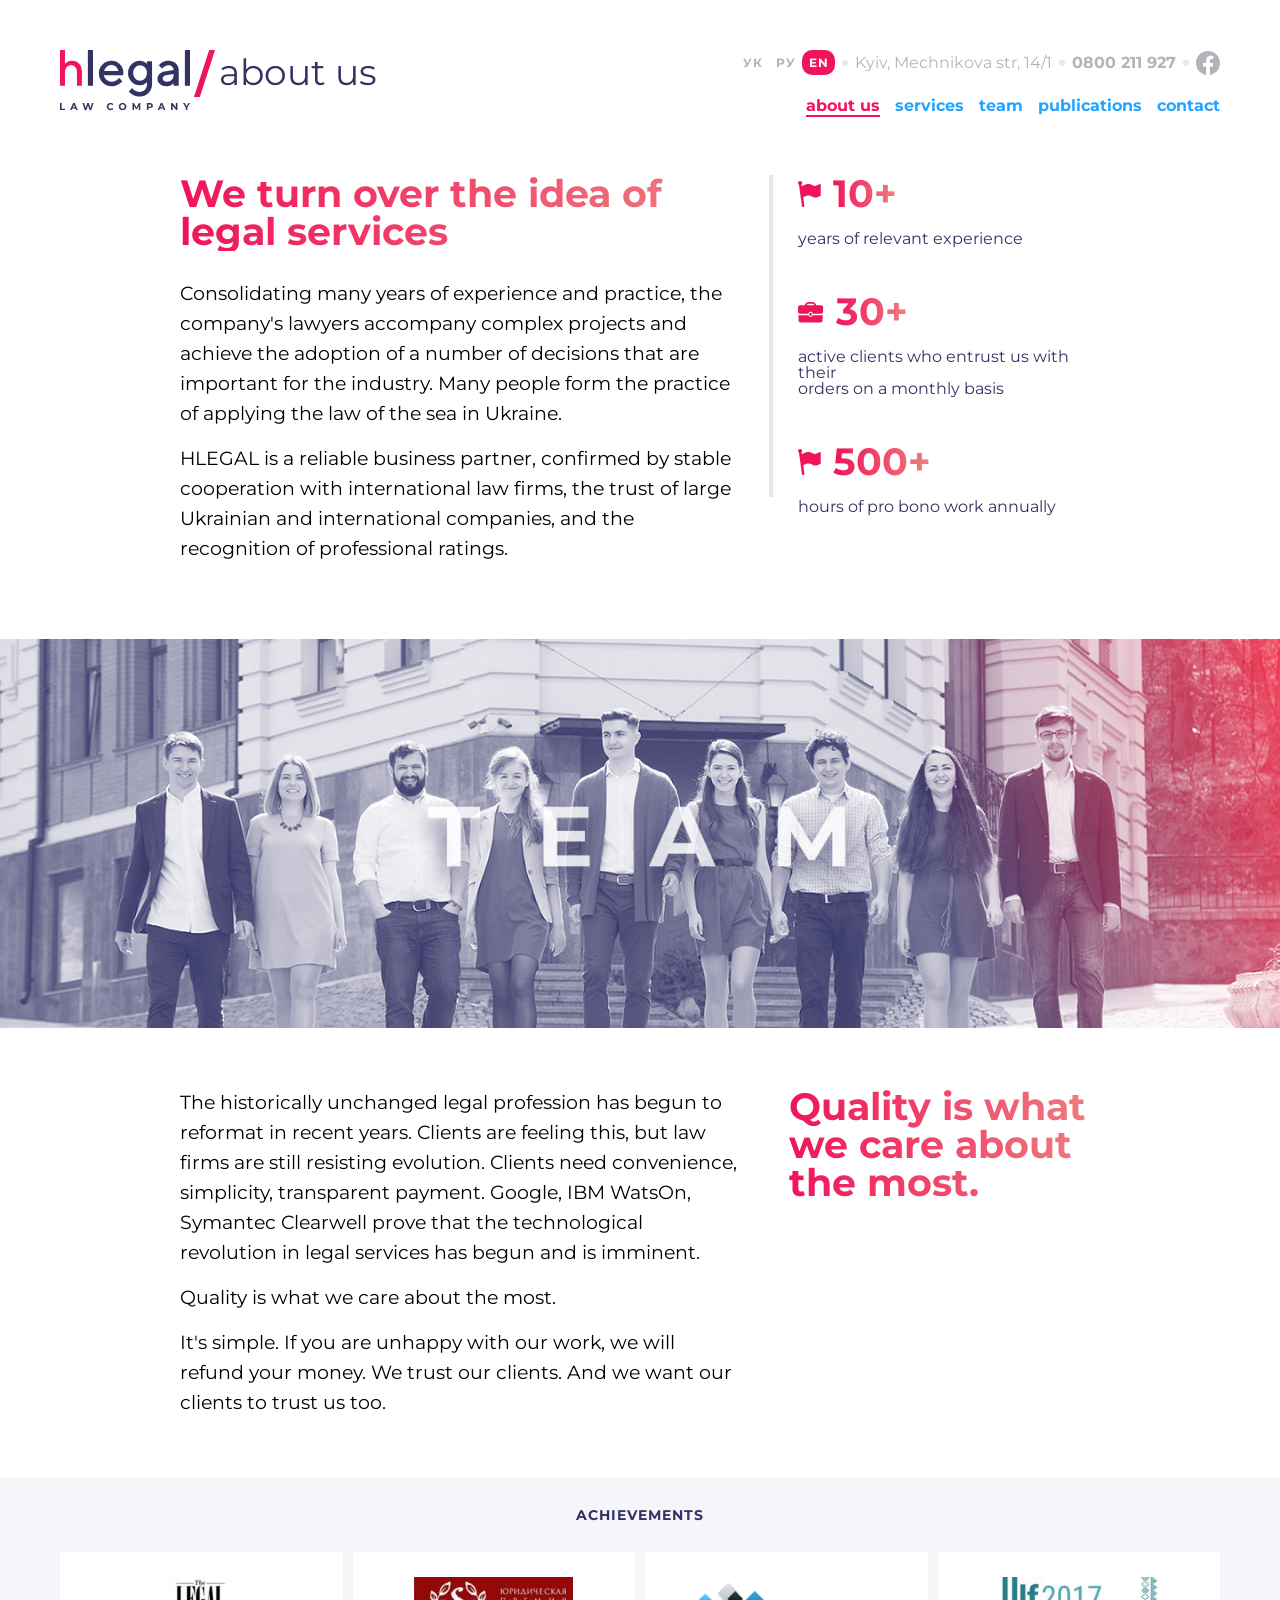
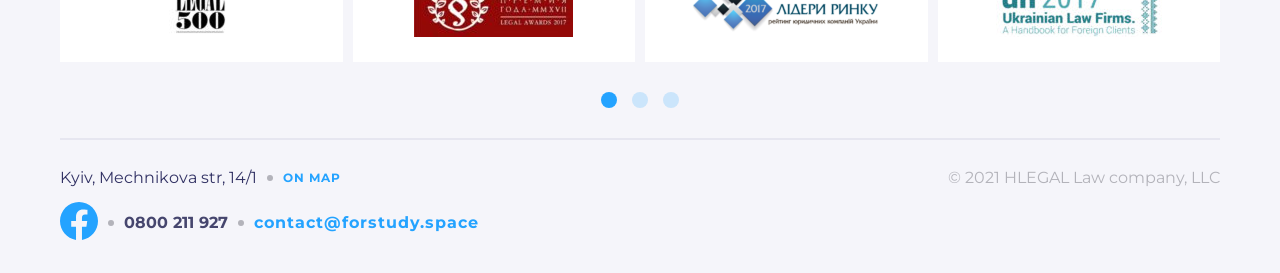
<file: index.html>
<!DOCTYPE html>
<html lang="en">
<head>
    <meta charset="UTF-8">
    <meta name="viewport" content="width=device-width, initial-scale=1.0">
    <link rel="stylesheet" href="./css/styles.css">
    <link rel="preconnect" href="https://fonts.googleapis.com">
    <link rel="preconnect" href="https://fonts.gstatic.com" crossorigin>
    <link href="https://fonts.googleapis.com/css2?family=Montserrat:ital,wght@0,100..900;1,100..900&display=swap" rel="stylesheet">

    <title>Final project</title>

</head>
<body>
    <header class="header">
        <div class="container">
            <div class="header_cover">
                <div class="logo_box">
                    <a href="./home_page.html"><img src="./img/Logo.svg" alt="logo image"></a>
                    <img class="slash" src="./img/Slash.svg" alt="devider image">
                    <div class="logo_text" data-i18n="header.pageTitle">
                        about us
                    </div>
                </div>
                <nav class="nav">
                    <div class="language_block">
                        <ul class="language_list">
                            <li><a class="language_btn" data-lang="uk" href="#">УК</a></li>
                            <li><a class="language_btn" data-lang="ru" href="#">РУ</a></li>
                            <li><a class="language_btn active" data-lang="en" href="#">EN</a></li>
                            <li><a data-i18n="header.address"
                                 href="https://www.google.com/maps?q=Kyiv,Mechnikova+14/1" target="_blank">Kyiv, Mechnikova str, 14/1</a></li>
                            <li><a style="font-weight: 700;" href="tel:0800211927" >0800 211 927</a></li>
                            <li><a href="#"><img src="./img/Facebook-Header.svg" alt="facebook button"></a></li>
                        </ul>
                    </div>
                    <div class="nav_block">
                        <ul class="nav_block_list">
                            <li class="nav_block_item">
                                <a href="#" class="nav_block_link nav_block_link_active" data-i18n="nav.about">about us
                                </a>
                            </li>
                            <li class="nav_block_item">
                                <a href="./pages/services.html" class="nav_block_link" data-i18n="nav.services">services
                                </a>
                            </li>
                            <li class="nav_block_item">
                                <a href="./pages/team.html" class="nav_block_link" data-i18n="nav.team">team
                                </a>
                            </li>
                            <li class="nav_block_item">
                                <a href="./pages/publications.html" class="nav_block_link" data-i18n="nav.publications">publications
                                </a>
                            </li>
                            <li class="nav_block_item">
                                <a href="./pages/contacts.html" class="nav_block_link" data-i18n="nav.contact">contact
                                </a>
                            </li>
                        </ul>
                    </div>
                </nav>
            </div>
            
        </div>


    </header>
    <main class="main">
        <div class="container">
            <div class="main_container">
                <div class="main_cover">
                    <h1 class="main_title" data-i18n="hero.title">
                        We turn over the idea of legal services
                    </h1>
                    <p class="main_descr" data-i18n="hero.text1">
                        Consolidating many years of experience and practice, the company's lawyers accompany complex projects and achieve the adoption of a number of decisions that are important for the industry. Many people form the practice of applying the law of the sea in Ukraine. 
                    </p>
                    <p class="main_descr" data-i18n="hero.text2">
                        HLEGAL is a reliable business partner, confirmed by stable <br> cooperation with international law firms, the trust of large Ukrainian and international companies, and the recognition of professional ratings.
                    </p>
                </div>
                <div class="main_devider"></div>
                <div class="inform_block">
                    <div class="inform_item">
                        <div class="inform_item_cover">
                            <img src="./img/flag_icon.svg" alt="flag icon">
                            <p class="item_counter">10+</p>
                        </div>
                        <p class="inform_item_desr" data-i18n="stats.exp">years of relevant experience</p>
                    </div>
                    <div class="inform_item">
                        <div class="inform_item_cover">
                            <img src="./img/portfolio_icon.svg" alt="portfolio icon">
                            <p class="item_counter">30+</p>
                        </div>
                        <p class="inform_item_desr" data-i18n="stats.clients">active clients who entrust us with their <br> orders on a monthly basis</p>
                    </div>
                    <div class="inform_item">
                        <div class="inform_item_cover">
                            <img src="./img/flag_icon.svg" alt="flag icon">
                            <p class="item_counter">500+</p>
                        </div>
                        <p class="inform_item_desr" data-i18n="stats.probono">hours of pro bono work annually</p>
                    </div>
                </div>
            </div>
                
            </div>
            <div class="team_foto">
                <img src="./img/team_foto.jpg" alt="team foto" class="team_img">
            </div>
            <div class="container">
                <div class="main_container">
                    <div class="main_cover">
                    <p class="main_descr" data-i18n="bottom.text1">
                        The historically unchanged legal profession has begun to reformat in recent years. Clients are feeling this, but law firms are still resisting evolution. Clients need convenience, simplicity, transparent payment. Google, IBM WatsOn, Symantec Clearwell prove that the technological revolution in legal services has begun and is imminent.
                    </p>
                    <p class="main_descr" data-i18n="bottom.text2">
                        Quality is what we care about the most.
                    </p>
                    <p class="main_descr" data-i18n="bottom.text3">
                        It's simple. If you are unhappy with our work, we will refund your money. We trust our clients. And we want our clients to trust us too.
                    </p>
                </div>
                <div class="main_cover main_cover2">
                    <h2 class="main_title" data-i18n="bottom.title">
                        Quality is what we care about the most.
                    </h2>
                </div>
                </div>
                
            </div>
            <div class="achievements_block">
                <div class="container">
                    <div class="achievements_container">
                        <h3 class="achievements_title" data-i18n="achievements.title">
                            achievements
                            </h3>
                        <div class="achievements_cover">
                            <div class="achievements_item">
                                <img src="./img/achievements_img/legal.png" alt="legal image">
                            </div>
                            <div class="achievements_item">
                                <img src="./img/achievements_img/award2017.png" alt="award image">
                            </div>
                            <div class="achievements_item">
                                <img src="./img/achievements_img/lider.png" alt="lider image">
                            </div>
                            <div class="achievements_item">
                                <img src="./img/achievements_img/Ulf2017.png" alt="ukrainian law firm image">
                            </div>
                        </div>
                    </div>

            </div>
            <div class="circles">
                <button class="circle active" type="button"></button>
                <button class="circle" type="button"></button>
                <button class="circle" type="button"></button>
            </div>
            <div class="container">
                <div class="footer_devider">
            </div>
            </div>
            
        </div>   
    </main>
    <footer class="footer">
        <div class="container">
            <div class="footer_cover">
                <div class="footer_contacts_block">
                    <ul class="footer_contacts">
                        <li> 
                            <a data-i18n="footer.address" href="№">Kyiv, Mechnikova str, 14/1</a>
                        </li>
                        <li> 
                            <a data-i18n="footer.map" href="https://www.google.com/maps?q=Kyiv,Mechnikova+14/1" target="_blank">On map</a>
                        </li>
                    </ul>
                    <ul class="footer_contacts footer_contacts_bottom">    
                        <li> 
                            <a href="#"><img src="./img/Facebook-Footer.svg" alt="facebook icon"></a>
                        </li>
                        <li> 
                            <a href="tel:0800211927">0800 211 927</a>
                        </li>
                        <li> 
                            <a href="mailto:contact@forstudy.space">contact@forstudy.space</a>
                        </li>
                    </ul>
                </div>
                <p class="copyright">© 2021 HLEGAL Law company, LLC</p>
            </div>
        </div>
    </footer>

    <script src="./script.js"></script>
</body>
</html>
</file>
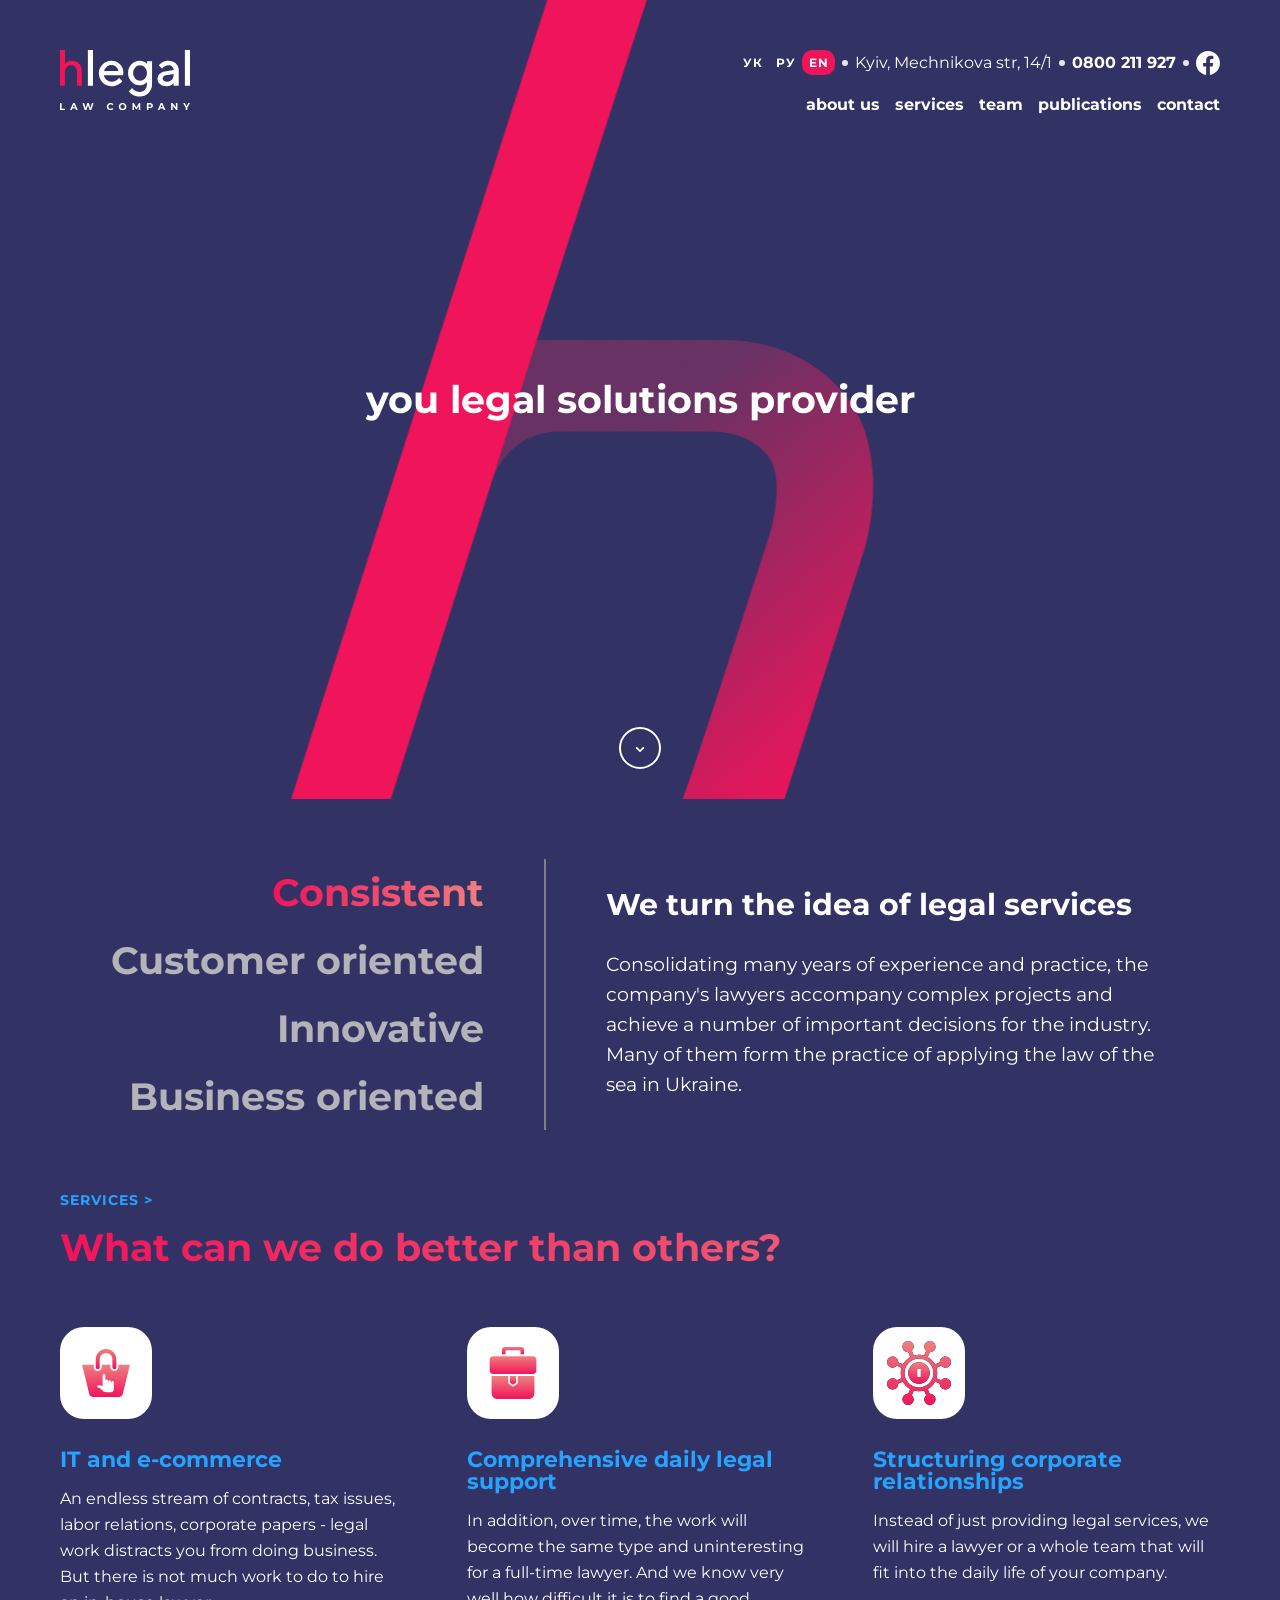
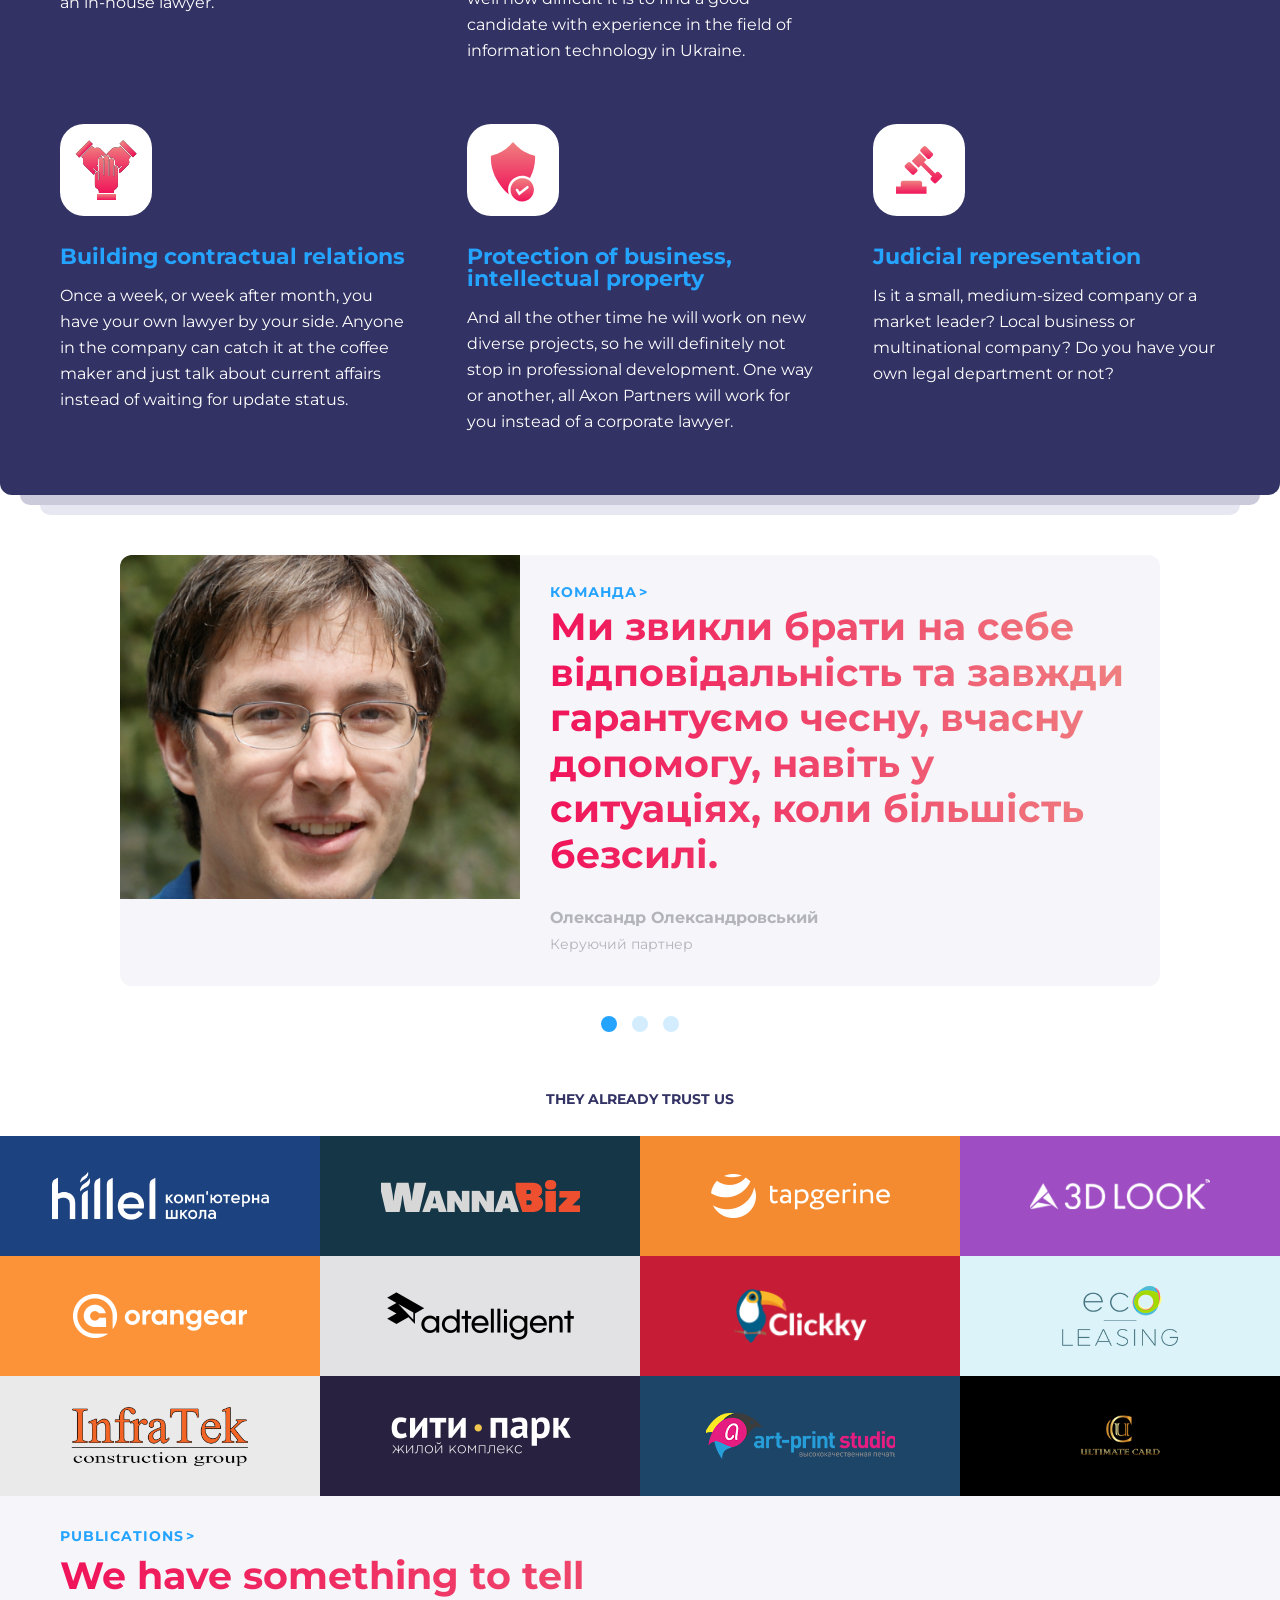
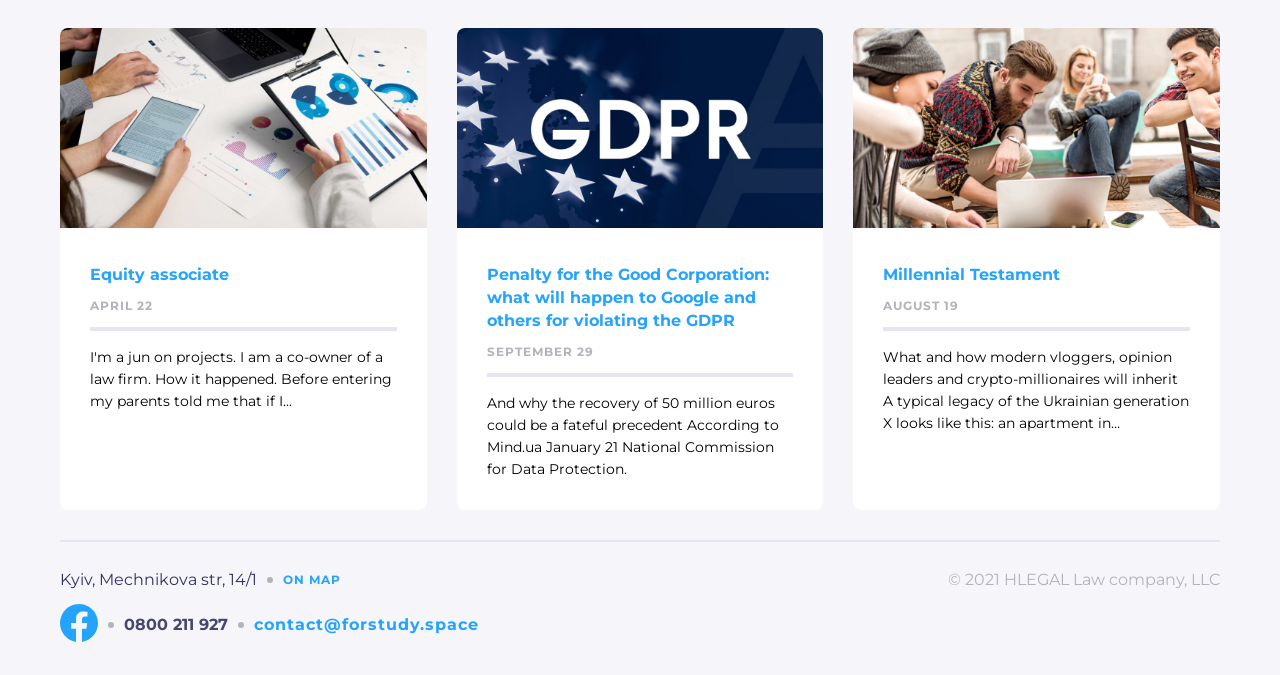
<file: home_page.html>
<!DOCTYPE html>
<html lang="en">
<head>
    <meta charset="UTF-8">
    <meta name="viewport" content="width=device-width, initial-scale=1.0">
    <link rel="stylesheet" href="./css/styles.css">
    <link rel="preconnect" href="https://fonts.googleapis.com">
    <link rel="preconnect" href="https://fonts.gstatic.com" crossorigin>
    <link href="https://fonts.googleapis.com/css2?family=Montserrat:ital,wght@0,100..900;1,100..900&display=swap" rel="stylesheet">

    <title>Final project</title>

</head>
<body>
    <header class="header header_home">
        <div class="container">
            <div class="header_cover">
                <div class="logo_box">
                    <a href="./home_page.html"><img src="./img/Logo_white.svg" alt="logo image"></a>
                </div>
                <nav class="nav">
                    <div class="language_block">
                        <ul class="language_list language_list_home">
                            <li><a class="language_btn" data-lang="uk" href="#">УК</a></li>
                            <li><a class="language_btn" data-lang="ru" href="#">РУ</a></li>
                            <li><a class="language_btn active" data-lang="en" href="#">EN</a></li>
                            <li><a data-i18n="header.address"
                                 href="https://www.google.com/maps?q=Kyiv,Mechnikova+14/1" target="_blank">Kyiv, Mechnikova str, 14/1</a></li>
                            <li><a style="font-weight: 700;" href="tel:0800211927" >0800 211 927</a></li>
                            <li><a href="#"><img src="./img/Facebook-Header-white.svg" alt="facebook button"></a></li>
                        </ul>
                    </div>
                    <div class="nav_block">
                        <ul class="nav_block_list nav_block_list_home">
                            <li class="nav_block_item">
                                <a href="./index.html" class="nav_block_link" data-i18n="nav.about">about us
                                </a>
                            </li>
                            <li class="nav_block_item">
                                <a href="./pages/services.html" class="nav_block_link" data-i18n="nav.services">services
                                </a>
                            </li>
                            <li class="nav_block_item">
                                <a href="./pages/team.html" class="nav_block_link" data-i18n="nav.team">team
                                </a>
                            </li>
                            <li class="nav_block_item">
                                <a href="./pages/publications.html" class="nav_block_link" data-i18n="nav.publications">publications
                                </a>
                            </li>
                            <li class="nav_block_item">
                                <a href="./pages/contacts.html" class="nav_block_link" data-i18n="nav.contact">contact
                                </a>
                            </li>
                        </ul>
                    </div>
                </nav>
            </div>
            
        </div>


    </header>

    <main class="main main_home">

        <div class="container container_home">

            <div class="main_container_home">

                <img class="main_h-symbol" src="./img/icons/h-Symbol.png" alt="">

                <h1 class="main_title_home">
                    you legal solutions provider
                </h1>

                <a href="#" class="main_scroll" aria-label="Scroll down">
                    <svg 
                        width="18" 
                        height="18" 
                        viewBox="0 0 18 18" 
                        fill="none" 
                        xmlns="http://www.w3.org/2000/svg"
                    >
                        <path 
                            d="M5 7L9 11L13 7" 
                            stroke="currentColor" 
                            stroke-width="2" 
                            stroke-linecap="round" 
                            stroke-linejoin="round"
                        />
                    </svg>
                </a>
                
            </div>  
            
               
        </div>   

        <div class="container">
            <div class="features">
                <ul class="features_list">
                    <li><a href="#" class="active"><h2>Consistent</h2></a></li>
                    <li><a href="#"><h2>Customer oriented</h2></a></li>
                    <li><a href="#"><h2>Innovative</h2></a></li>
                    <li><a href="#"><h2>Business oriented</h2></a></li>
                </ul>

                <div class="features_inf">

                     <h2 class="features_inf_title">
                    We turn the idea of legal services
                    </h2>

                    <p class="features_inf_descr";">Consolidating many years of experience and practice, the company's lawyers accompany complex projects and achieve a number of important decisions for the industry. Many of them form the practice of applying the law of the sea in Ukraine.</p>
                </div>
            </div>

            <div class="services">
                <a href="#" class="services_link">Services ></a>
                <h2 class="services_title">
                    What can we do better than others?
                </h2>
                <div class="services_list">
                     <div class="service-card">
                        <div class="service-card_icon">
                            <img src="./img/icons/services_icons/Ecommerce_icon.svg" alt="ecommerce">
                        </div>

                        <h3 class="service-card_title">IT and e-commerce</h3>

                        <p class="service-card_descr">
                         An endless stream of contracts, tax issues, labor relations, corporate papers - legal work distracts you from doing business. But there is not much work to do to hire an in-house lawyer.
                        </p>
                    </div>

                     <div class="service-card">
                        <div class="service-card_icon">
                            <img src="./img/icons/services_icons/Support_icon.svg" alt="support">
                        </div>

                        <h3 class="service-card_title">Comprehensive daily legal support</h3>

                        <p class="service-card_descr">
                            In addition, over time, the work will become the same type and uninteresting for a full-time lawyer. And we know very well how difficult it is to find a good candidate with experience in the field of information technology in Ukraine.
                        </p>
                    </div>

                    <div class="service-card">
                        <div class="service-card_icon">
                            <img src="./img/icons/services_icons/Coprorate_icon.svg" alt="corporate">
                        </div>

                        <h3 class="service-card_title">Structuring corporate relationships</h3>

                        <p class="service-card_descr">
                            Instead of just providing legal services, we will hire a lawyer or a whole team that will fit into the daily life of your company.
                        </p>
                    </div>

                    <div class="service-card">
                        <div class="service-card_icon">
                            <img src="./img/icons/services_icons/Trust_icon.svg" alt="trust">
                        </div>

                        <h3 class="service-card_title">Building contractual relations</h3>

                        <p class="service-card_descr">
                            Once a week, or week after month, you have your own lawyer by your side. Anyone in the company can catch it at the coffee maker and just talk about current affairs instead of waiting for update status.
                        </p>
                    </div>

                    <div class="service-card">
                        <div class="service-card_icon">
                            <img src="./img/icons/services_icons/Protection_icon.svg" alt="protection">
                        </div>

                        <h3 class="service-card_title">Protection of business, intellectual property</h3>

                        <p class="service-card_descr">
                            And all the other time he will work on new diverse projects, so he will definitely not stop in professional development. One way or another, all Axon Partners will work for you instead of a corporate lawyer.
                        </p>
                    </div>

                    <div class="service-card">
                        <div class="service-card_icon">
                            <img src="./img/icons/services_icons/Court_icon.svg" alt="court">
                        </div>

                        <h3 class="service-card_title">Judicial representation</h3>

                        <p class="service-card_descr">
                            Is it a small, medium-sized company or a market leader? Local business or multinational company? Do you have your own legal department or not?
                        </p>
                    </div>

                </div>
            </div>
        </div>
        
    </main>

    <section class="team-slider">
        <div class="container">
            <div class="team-slider_card">
                <div class="team-slider_image">
                    <img src="./img/team_photos/Alexander_Alexandrovsky.jpg" alt="Alexander Alexandrovsky" >
                </div>

                <div class="team-slider_content">
                    <a class="team-slider_link" href="./pages/team.html">Команда</a>

                    <h2 class="team-slider_title">
                        Ми звикли брати на себе відповідальність та завжди      гарантуємо чесну, вчасну допомогу, навіть у ситуаціях, коли більшість безсилі.
                    </h2>

                    <p class="team-slider_name">
                        Олександр Олександровський
                    </p>

                    <p class="team-slider_position">
                        Керуючий партнер
                    </p>
                </div>

            </div>
        </div>
    </section>

    <div class="circles">
        <button class="circle active" type="button"></button>
        <button class="circle" type="button"></button>
        <button class="circle" type="button"></button>
    </div>

    <section class="clients">
        <div class="container clients_container">
            <h3 class="clients_title">
                They already trust us
            </h3>
            <ul class="clients_list">
                <li class="clients_item clients_item_hillel">
                    <img src="./img/clients_logo/Hillel-Logo-OneLine-White-Uk.svg" alt="Hillel">
                </li>
                <li class="clients_item clients_item_wannabiz">
                    <img src="./img/clients_logo/WannaBiz_logo.svg" alt="WannaBiz">
                </li>
                <li class="clients_item clients_item_tapgerine">
                    <img src="./img/clients_logo/Tapgerine_logo.svg" alt="Tapgerine">
                </li>
                <li class="clients_item clients_item_look">
                    <img src="./img/clients_logo/3dlook_logo.svg" alt="3dlook">
                </li>
                <li class="clients_item clients_item_orangear">
                    <img src="./img/clients_logo/Orangear_logo.svg" alt="Orangear">
                </li>
                <li class="clients_item clients_item_adtal">
                    <img src="./img/clients_logo/Adtal_logo.svg" alt="Adtal">
                </li>
                <li class="clients_item clients_item_clickky">
                    <img src="./img/clients_logo/Clickky_logo.svg" alt="Clickky">
                </li>
                <li class="clients_item clients_item_eco">
                    <img src="./img/clients_logo/Eco_logo.svg" alt="Eco">
                </li>
                <li class="clients_item clients_item_infatek">
                    <img src="./img/clients_logo/Infatek_logo.svg" alt="Infatek">
                </li>
                <li class="clients_item clients_item_city">
                    <img src="./img/clients_logo/City_logo.svg" alt="City">
                </li>
                <li class="clients_item clients_item_artprint">
                    <img src="./img/clients_logo/Art-print_logo.svg" alt="Art-print">
                </li>
                <li class="clients_item clients_item_ultimate">
                    <img src="./img/clients_logo/Ultimate_logo.svg" alt="Ultimate">
                </li>
            </ul>
        </div>
    </section>

    <section class="more_publications">
        <div class="container more_publications_container">
            <a href="./pages/publications.html" class="more_publications_link">Publications</a>

            <h2 class="more_publications_title">
                We have something to tell
            </h2>

            <div class="more_publications_list">

                <article class="more_publication-card">
                    <img 
                        class="more_publication-card_image" 
                        src="./img/publications_img/Publication-1.jpg" 
                        alt="Equity associate"
                    >

                    <div class="more_publication-card_content">
                        <h3 class="more_publication-card_title">
                            <a href="#">Equity associate</a>
                        </h3>

                        <p class="more_publication-card_date">April 22</p>

                        <p class="more_publication-card_text">
                            I'm a jun on projects. I am a co-owner of a law firm. 
                            How it happened. Before entering my parents told me that if I...
                        </p>
                    </div>
                </article>

                <article class="more_publication-card">
                    <img 
                        class="more_publication-card_image" 
                        src="./img/publications_img/Publication-2.jpg" 
                        alt="Equity associate"
                    >

                    <div class="more_publication-card_content">
                        <h3 class="more_publication-card_title">
                            <a href="#">Penalty for the Good Corporation: what will happen to Google and others for violating the GDPR</a>
                        </h3>

                        <p class="more_publication-card_date">September 29</p>

                        <p class="more_publication-card_text">And why the recovery of 50 million euros could be a fateful precedent According to Mind.ua January 21 National Commission for Data Protection.

                        </p>
                    </div>
                </article>

                <article class="more_publication-card">
                    <img 
                        class="more_publication-card_image" 
                        src="./img/publications_img/Publication-3.jpg" 
                        alt="Equity associate"
                    >

                    <div class="more_publication-card_content">
                        <h3 class="more_publication-card_title">
                            <a href="#">Millennial Testament</a>
                        </h3>

                        <p class="more_publication-card_date">August 19</p>

                        <p class="more_publication-card_text">
                            What and how modern vloggers, opinion leaders and crypto-millionaires will inherit A typical legacy of the Ukrainian generation X looks like this: an apartment in…
                        </p>
                    </div>
                </article>

            </div>
        </div>
    </section>


    <footer class="footer footer_home">
        <div class="container">
            <div class="footer_cover footer_home_cover">
                <div class="footer_contacts_block">
                    <ul class="footer_contacts">
                        <li> 
                            <a data-i18n="footer.address" href="№">Kyiv, Mechnikova str, 14/1</a>
                        </li>
                        <li> 
                            <a data-i18n="footer.map" href="https://www.google.com/maps?q=Kyiv,Mechnikova+14/1" target="_blank">On map</a>
                        </li>
                    </ul>
                    <ul class="footer_contacts footer_contacts_bottom footer_contacts_bottom_home">    
                        <li> 
                            <a href="#"><img src="./img/Facebook-Footer.svg" alt="facebook icon"></a>
                        </li>
                        <li> 
                            <a href="tel:0800211927">0800 211 927</a>
                        </li>
                        <li> 
                            <a href="mailto:contact@forstudy.space">contact@forstudy.space</a>
                        </li>
                    </ul>
                </div>
                <p class="copyright copyright_home">© 2021 HLEGAL Law company, LLC</p>
            </div>
        </div>
    </footer>

    <script src="./script.js"></script>
</body>
</html>
</file>
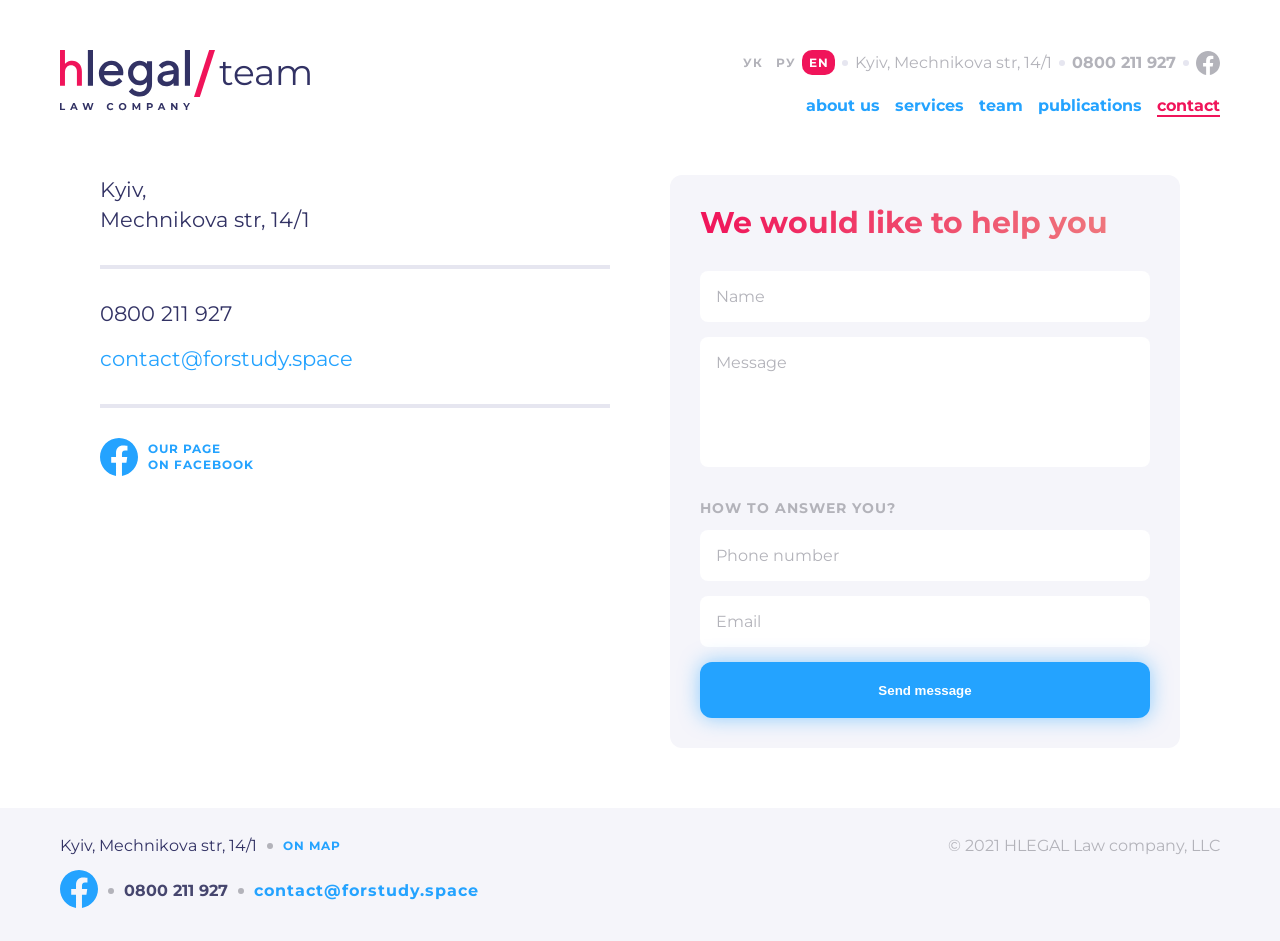
<file: pages/contacts.html>
<!DOCTYPE html>
<html lang="en">
<head>
    <meta charset="UTF-8">
    <meta name="viewport" content="width=device-width, initial-scale=1.0">
    <link rel="stylesheet" href="../css/styles.css">
    <link rel="preconnect" href="https://fonts.googleapis.com">
    <link rel="preconnect" href="https://fonts.gstatic.com" crossorigin>
    <link href="https://fonts.googleapis.com/css2?family=Montserrat:ital,wght@0,100..900;1,100..900&display=swap" rel="stylesheet">

    <title>Team page</title>

</head>
<body>
    <header class="header">
        <div class="container">
            <div class="header_cover">
                <div class="logo_box">
                    <a href="../home_page.html"><img src="../img/Logo.svg" alt="logo image"></a>
                    <img class="slash" src="../img/Slash.svg" alt="devider image">
                    <div class="logo_text">
                        team
                    </div>
                </div>
                <nav class="nav">
                    <div class="language_block">
                        <ul class="language_list">
                            <li><a class="language_btn" data-lang="uk" href="#">УК</a></li>
                            <li><a class="language_btn" data-lang="ru" href="#">РУ</a></li>
                            <li><a class="language_btn active" data-lang="en" href="#">EN</a></li>
                            <li><a data-i18n="header.address"
                                 href="https://www.google.com/maps?q=Kyiv,Mechnikova+14/1" target="_blank">Kyiv, Mechnikova str, 14/1</a></li>
                            <li><a style="font-weight: 700;" href="tel:0800211927" >0800 211 927</a></li>
                            <li><a href="#"><img src="../img/Facebook-Header.svg" alt="facebook button"></a></li>
                        </ul>
                    </div>
                    <div class="nav_block">
                        <ul class="nav_block_list">
                            <li class="nav_block_item">
                                <a href="../index.html" class="nav_block_link" data-i18n="nav.about">about us
                                </a>
                            </li>
                            <li class="nav_block_item">
                                <a href="../pages/services.html" class="nav_block_link" data-i18n="nav.services">services
                                </a>
                            </li>
                            <li class="nav_block_item">
                                <a href="../pages/team.html" class="nav_block_link" data-i18n="nav.team">team
                                </a>
                            </li>
                            <li class="nav_block_item">
                                <a href="../pages/publications.html" class="nav_block_link" data-i18n="nav.publications">publications
                                </a>
                            </li>
                            <li class="nav_block_item">
                                <a href="#" class="nav_block_link nav_block_link_active" data-i18n="nav.contact">contact
                                </a>
                            </li>
                        </ul>
                    </div>
                </nav>
            </div>    
        </div>
    </header>
    
    <section class="contacts">
        <div class="container">
            <div class="contacts_block">

                <div class="contacts_info">
                    <a class="contacts_adress"
                        href="https://www.google.com/maps?q=Kyiv,Mechnikova+14/1" target="_blank">Kyiv, <br> Mechnikova str, 14/1
                    </a>

                    <div class="contacts_divider"></div>

                    <a href="tel:0800211927" class="contacts_phone">
                        0800 211 927
                    </a>

                    <a href="mailto:contact@forstudy.space" class="contacts_email">
                        contact@forstudy.space
                    </a>

                    <div class="contacts_divider"></div>

                    <a href="#" class="contacts_facebook">
                        <img src="../img/Facebook-Footer.svg" alt="facebook">
                        <span>Our page<br>on Facebook</span>
                    </a>
                </div>

                <form class="contact-form">
                    <h2 class="contact-form_title">
                        We would like to help you
                    </h2>

                    <input class="contact-form_input" type="text" placeholder="Name">

                    <textarea class="contact-form_textarea" placeholder="Message"></textarea>

                    <p class="contact-form_subtitle">How to answer you?</p>

                    <input
                        class="contact-form_input"
                        type="tel"
                        placeholder="Phone number"
                        required
                        pattern="^[0-9+\s()-]{7,}$"
                    >

                    <input class="contact-form_input" type="email" placeholder="Email">

                    <button class="contact-form_button" type="submit">
                        Send message
                    </button>
                </form>

            </div>
        </div>
    </section>

    <footer class="footer">
        <div class="container">
            <div class="footer_cover">
                <div class="footer_contacts_block">
                    <ul class="footer_contacts">
                        <li> 
                            <a data-i18n="footer.address" href="№">Kyiv, Mechnikova str, 14/1</a>
                        </li>
                        <li> 
                            <a data-i18n="footer.map" href="https://www.google.com/maps?q=Kyiv,Mechnikova+14/1" target="_blank">On map</a>
                        </li>
                    </ul>
                    <ul class="footer_contacts footer_contacts_bottom">    
                        <li> 
                            <a href="#"><img src="../img/Facebook-Footer.svg" alt="facebook icon"></a>
                        </li>
                        <li> 
                            <a href="tel:0800211927">0800 211 927</a>
                        </li>
                        <li> 
                            <a href="mailto:contact@forstudy.space">contact@forstudy.space</a>
                        </li>
                    </ul>
                </div>
                <p class="copyright">© 2021 HLEGAL Law company, LLC</p>
            </div>
        </div>
    </footer>

    <script src="../script.js"></script>
</body>
</html>
</file>
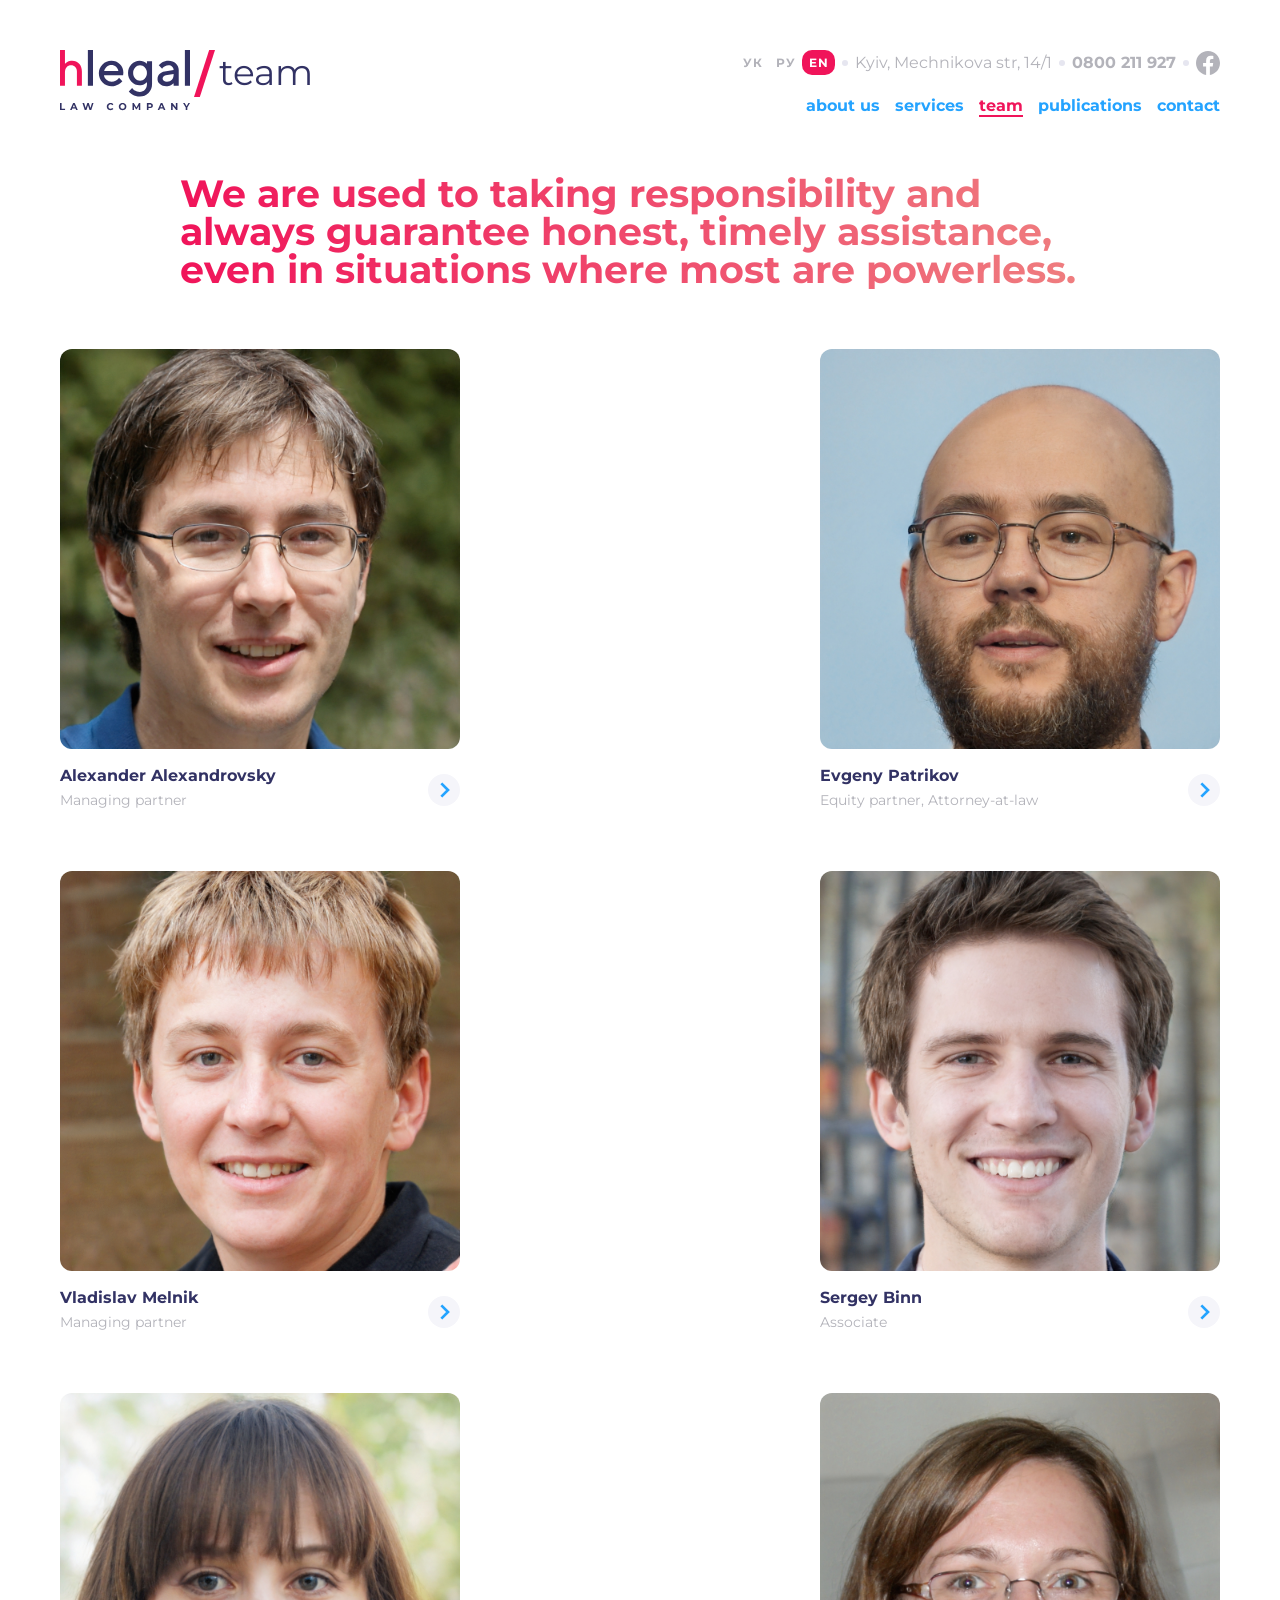
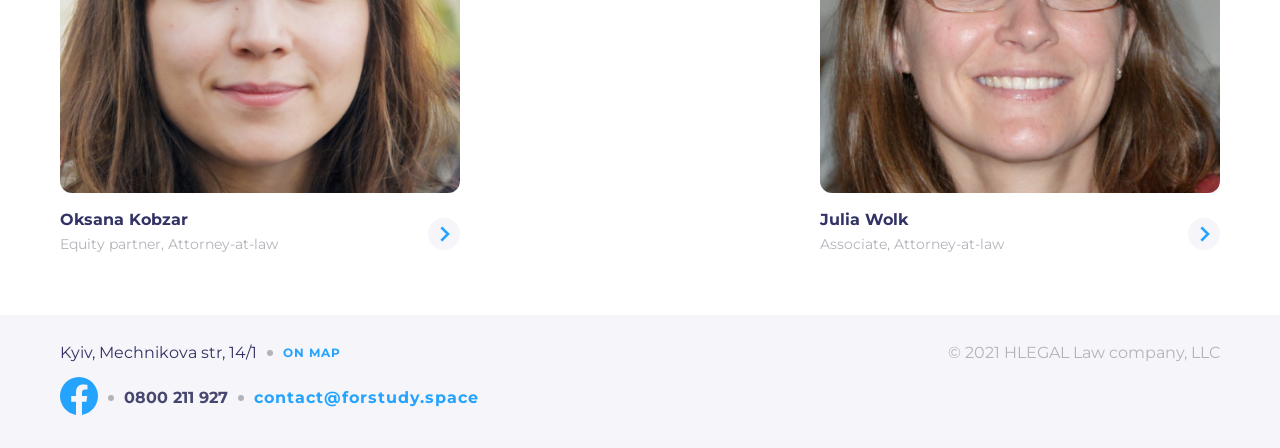
<file: pages/team.html>
<!DOCTYPE html>
<html lang="en">
<head>
    <meta charset="UTF-8">
    <meta name="viewport" content="width=device-width, initial-scale=1.0">
    <link rel="stylesheet" href="../css/styles.css">
    <link rel="preconnect" href="https://fonts.googleapis.com">
    <link rel="preconnect" href="https://fonts.gstatic.com" crossorigin>
    <link href="https://fonts.googleapis.com/css2?family=Montserrat:ital,wght@0,100..900;1,100..900&display=swap" rel="stylesheet">

    <title>Team page</title>

</head>
<body>
    <header class="header">
        <div class="container">
            <div class="header_cover">
                <div class="logo_box">
                    <a href="../home_page.html"><img src="../img/Logo.svg" alt="logo image"></a>
                    <img class="slash" src="../img/Slash.svg" alt="devider image">
                    <div class="logo_text">
                        team
                    </div>
                </div>
                <nav class="nav">
                    <div class="language_block">
                        <ul class="language_list">
                            <li><a class="language_btn" data-lang="uk" href="#">УК</a></li>
                            <li><a class="language_btn" data-lang="ru" href="#">РУ</a></li>
                            <li><a class="language_btn active" data-lang="en" href="#">EN</a></li>
                            <li><a data-i18n="header.address"
                                 href="https://www.google.com/maps?q=Kyiv,Mechnikova+14/1" target="_blank">Kyiv, Mechnikova str, 14/1</a></li>
                            <li><a style="font-weight: 700;" href="tel:0800211927" >0800 211 927</a></li>
                            <li><a href="#"><img src="../img/Facebook-Header.svg" alt="facebook button"></a></li>
                        </ul>
                    </div>
                    <div class="nav_block">
                        <ul class="nav_block_list">
                            <li class="nav_block_item">
                                <a href="../index.html" class="nav_block_link" data-i18n="nav.about">about us
                                </a>
                            </li>
                            <li class="nav_block_item">
                                <a href="../pages/services.html" class="nav_block_link" data-i18n="nav.services">services
                                </a>
                            </li>
                            <li class="nav_block_item">
                                <a href="./pages/team.html" class="nav_block_link nav_block_link_active" data-i18n="nav.team">team
                                </a>
                            </li>
                            <li class="nav_block_item">
                                <a href="../pages/publications.html" class="nav_block_link" data-i18n="nav.publications">publications
                                </a>
                            </li>
                            <li class="nav_block_item">
                                <a href="../pages/contacts.html" class="nav_block_link" data-i18n="nav.contact">contact
                                </a>
                            </li>
                        </ul>
                    </div>
                </nav>
            </div>    
        </div>
    </header>
    
    <main class="main">

        <div class="container">
            <div class="main_container">
                <h1 class="main_title main_title_team" >
                    We are used to taking responsibility and always guarantee honest, timely assistance, even in situations where most are powerless.
                </h1>
            </div>
        </div> 

        <div class="container">

            <div class="team team-grid">

                <div class="team-card">
                    <a href="../img/team_photos/Alexander_Alexandrovsky.jpg" class="team-card_photo" target="_blank">
                        <img src="../img/team_photos/Alexander_Alexandrovsky.jpg" alt="Alexander Alexandrovsky" class="team-card_img">
                    </a>
                    <div class="team-card_content">
                        <div class="team-card_text">
                            <h3 class="team-card_name">
                                Alexander Alexandrovsky
                            </h3>
                            <p class="team-card_position">Managing partner</p>
                        </div>
                        
                        <a href="#">
                            <div class="team-card_arrow">
                                
                                <svg width="24" height="24" viewBox="0 0 18 18">
                                    <path 
                                        d="M7 4L12 9L7 14" 
                                        fill="none" 
                                        stroke="currentColor" 
                                        stroke-width="2"
                                    />
                                </svg>
                            </div>
                        </a>              
                    </div>
                </div>
                
                <div class="team-card">
                    <a href="../img/team_photos/Evgeny_Patrikov.jpg" class="team-card_photo" target="_blank">
                        <img src="../img/team_photos/Evgeny_Patrikov.jpg" alt="Евгений Патриков" class="team-card_img">
                    </a>
                    <div class="team-card_content">
                        <div class="team-card_text">
                            <h3 class="team-card_name">
                                Evgeny Patrikov
                            </h3>
                            <p class="team-card_position">Equity partner, Attorney-at-law</p>
                        </div>
                        
                        <a href="#">
                            <div class="team-card_arrow">
                                
                                <svg width="24" height="24" viewBox="0 0 18 18">
                                    <path 
                                        d="M7 4L12 9L7 14" 
                                        fill="none" 
                                        stroke="currentColor" 
                                        stroke-width="2"
                                    />
                                </svg>

                            </div>
                        </a>
                       
                    </div>
                </div>

                <div class="team-card">
                    <a href="../img/team_photos/Vladislav_Melnik.jpg" class="team-card_photo" target="_blank">
                        <img src="../img/team_photos/Vladislav_Melnik.jpg" alt="Vladislav Melnik" class="team-card_img">
                    </a>
                    <div class="team-card_content">
                        <div class="team-card_text">
                            <h3 class="team-card_name">
                                Vladislav Melnik
                            </h3>
                            <p class="team-card_position">Managing partner</p>
                        </div>
                        
                        <a href="#">
                            <div class="team-card_arrow">
                                
                                <svg width="24" height="24" viewBox="0 0 18 18">
                                    <path 
                                        d="M7 4L12 9L7 14" 
                                        fill="none" 
                                        stroke="currentColor" 
                                        stroke-width="2"
                                    />
                                </svg>

                            </div>
                        </a>
                       
                    </div>
                </div>

                <div class="team-card">
                    <a href="../img/team_photos/Sergey_Binn.jpg" class="team-card_photo" target="_blank">
                        <img src="../img/team_photos/Sergey_Binn.jpg" alt="Sergey Binn" class="team-card_img">
                    </a>
                    <div class="team-card_content">
                        <div class="team-card_text">
                            <h3 class="team-card_name">
                                Sergey Binn
                            </h3>
                            <p class="team-card_position">Associate</p>
                        </div>
                        
                        <a href="#">
                            <div class="team-card_arrow">
                                
                                <svg width="24" height="24" viewBox="0 0 18 18">
                                    <path 
                                        d="M7 4L12 9L7 14" 
                                        fill="none" 
                                        stroke="currentColor" 
                                        stroke-width="2"
                                    />
                                </svg>

                            </div>
                        </a>
                       
                    </div>
                </div>

                <div class="team-card">
                    <a href="../img/team_photos/Oksana_Kobzar.jpg" class="team-card_photo" target="_blank">
                        <img src="../img/team_photos/Oksana_Kobzar.jpg" alt="Oksana Kobzar" class="team-card_img">
                    </a>
                    <div class="team-card_content">
                        <div class="team-card_text">
                            <h3 class="team-card_name">
                                Oksana Kobzar
                            </h3>
                            <p class="team-card_position">Equity partner, Attorney-at-law</p>
                        </div>
                        
                        <a href="./team_cards/Oksana_Kobzar_card.html">
                            <div class="team-card_arrow">
                                
                                <svg width="24" height="24" viewBox="0 0 18 18">
                                    <path 
                                        d="M7 4L12 9L7 14" 
                                        fill="none" 
                                        stroke="currentColor" 
                                        stroke-width="2"
                                    />
                                </svg>

                            </div>
                        </a>
                       
                    </div>
                </div>

                <div class="team-card">
                    <a href="../img/team_photos/Julia_Wolk.jpg" class="team-card_photo" target="_blank">
                        <img src="../img/team_photos/Julia_Wolk.jpg" alt="Julia Wolk" class="team-card_img">
                    </a>
                    <div class="team-card_content">
                        <div class="team-card_text">
                            <h3 class="team-card_name">
                                Julia Wolk
                            </h3>
                            <p class="team-card_position">Associate, Attorney-at-law</p>
                        </div>
                        
                        <a href="#">
                            <div class="team-card_arrow">
                                
                                <svg width="24" height="24" viewBox="0 0 18 18">
                                    <path 
                                        d="M7 4L12 9L7 14" 
                                        fill="none" 
                                        stroke="currentColor" 
                                        stroke-width="2"
                                    />
                                </svg>

                            </div>
                        </a>
                       
                    </div>
                </div>

            </div>

        </div>

    </main>

    <footer class="footer">
        <div class="container">
            <div class="footer_cover">
                <div class="footer_contacts_block">
                    <ul class="footer_contacts">
                        <li> 
                            <a data-i18n="footer.address" href="№">Kyiv, Mechnikova str, 14/1</a>
                        </li>
                        <li> 
                            <a data-i18n="footer.map" href="https://www.google.com/maps?q=Kyiv,Mechnikova+14/1" target="_blank">On map</a>
                        </li>
                    </ul>
                    <ul class="footer_contacts footer_contacts_bottom">    
                        <li> 
                            <a href="#"><img src="../img/Facebook-Footer.svg" alt="facebook icon"></a>
                        </li>
                        <li> 
                            <a href="tel:0800211927">0800 211 927</a>
                        </li>
                        <li> 
                            <a href="mailto:contact@forstudy.space">contact@forstudy.space</a>
                        </li>
                    </ul>
                </div>
                <p class="copyright">© 2021 HLEGAL Law company, LLC</p>
            </div>
        </div>
    </footer>

    <script src="../script.js"></script>
</body>
</html>
</file>
<file: css/styles.css>
* * {
  margin: 0;
  padding: 0;
  box-sizing: border-box;
}

body {
  background-color: #ffffff;
  font-family: "Montserrat", sans-serif;
  color: #323264;
}

a {
  text-decoration: none;
}

ul {
  list-style: none;
}

.container {
  max-width: 1440px;
  margin: 0 auto;
}
@media (max-width: 1024px) {
  .container {
    padding-inline: 60px;
  }
}
@media (max-width: 930px) {
  .container {
    padding-inline: 10px;
  }
}
@media (max-width: 768px) {
  .container {
    padding-inline: 60px;
    width: 100%;
  }
}
.container {
  /*   @include media-mobile {
        padding-inline: $container-padding-mobile;
    } */
}

.header {
  background-color: #ffffff;
  margin-bottom: 60px;
}
.header_cover {
  padding: 50px 60px 0;
  display: flex;
  justify-content: space-between;
}
@media (max-width: 1024px) {
  .header_cover {
    padding-left: 0;
    padding-right: 0;
  }
}
@media (max-width: 768px) {
  .header_cover {
    display: grid;
    grid-template-areas: "top" "logo" "menu";
    row-gap: 30px;
    padding: 50px 0 0;
  }
}

.logo_box {
  display: flex;
}
.logo_box .slash {
  padding: 0 4px;
  margin-bottom: auto;
}
@media (max-width: 768px) {
  .logo_box .slash {
    height: 40px;
    width: auto;
  }
}
@media (max-width: 768px) {
  .logo_box {
    grid-area: logo;
    align-items: flex-start;
  }
}
.logo_text {
  font-family: "Montserrat", sans-serif;
  font-size: 36px;
  font-weight: 400;
  line-height: 1;
  color: #323264;
  display: flex;
  padding-top: 4px;
}

.nav {
  display: flex;
  flex-direction: column;
  justify-content: space-between;
}
@media (max-width: 768px) {
  .nav {
    display: contents;
  }
}
.nav .language_block {
  height: 25px;
}
@media (max-width: 768px) {
  .nav .language_block {
    grid-area: top;
  }
}
.nav .language_list {
  list-style: none;
  margin: 0;
  padding: 0;
  height: 25px;
  display: flex;
  align-items: center;
}
@media (max-width: 768px) {
  .nav .language_list {
    flex-wrap: wrap;
    justify-content: flex-start;
    height: auto;
  }
}
.nav .language_list li {
  display: flex;
  align-items: center;
}
.nav .language_list li:nth-child(4)::after, .nav .language_list li:nth-child(3)::after, .nav .language_list li:nth-child(5)::after {
  content: "";
  width: 6px;
  height: 6px;
  border-radius: 100%;
  background-color: #E6E6F0;
  margin-left: 7px;
  margin-right: 7px;
}
.nav .language_list li a {
  margin: 0;
  padding: 0;
  font-family: "Montserrat", sans-serif;
  font-size: 16px;
  font-weight: 400;
  line-height: 1;
  color: #B3B3BA;
  display: flex;
  justify-content: center;
  align-items: center;
}
.nav .language_list li .language_btn {
  font-family: "Montserrat", sans-serif;
  font-size: 12px;
  font-weight: 700;
  line-height: 1;
  color: #B3B3BA;
  letter-spacing: 1px;
  text-align: center;
  height: 25px;
  width: 33px;
}
.nav .language_list li .active {
  background-color: #F0145A;
  height: 25px;
  width: 33px;
  border-radius: 10px;
  color: #ffffff;
}

.nav_block {
  margin-top: 16px;
}
@media (max-width: 768px) {
  .nav_block {
    grid-area: menu;
    margin-top: 0;
  }
}
.nav_block_list {
  display: flex;
  list-style: none;
  gap: 15px;
  justify-content: flex-end;
}
@media (max-width: 768px) {
  .nav_block_list {
    justify-content: flex-start;
    flex-wrap: wrap;
    gap: 15px;
  }
}
.nav_block_link {
  text-decoration: none;
  font-family: "Montserrat", sans-serif;
  font-size: 16px;
  font-weight: 700;
  line-height: 1;
  color: #24A3FF;
}
.nav_block_link_active {
  color: #F0145A;
  border-bottom: 2px solid #F0145A;
}

.footer {
  background-color: #F5F5FA;
  padding-top: 30px;
}
.footer_devider {
  height: 2px;
  /*  max-width: 100%; */
  background-color: #E6E6F0;
  margin: 0 60px;
}
@media (max-width: 1024px) {
  .footer_devider {
    margin: 0;
    padding-inline: 0;
    max-width: 100%;
  }
}
.footer_cover {
  display: flex;
  justify-content: space-between;
  padding-inline: 60px;
}
@media (max-width: 1024px) {
  .footer_cover {
    margin: 0;
    padding: 0;
  }
}
@media (max-width: 768px) {
  .footer_cover {
    flex-wrap: wrap;
  }
  .footer_cover p {
    margin: auto;
    padding-bottom: 30px;
  }
}
.footer_contacts {
  display: flex;
  align-items: center;
  list-style: none;
}
.footer_contacts_block {
  display: flex;
  flex-direction: column;
  gap: 16px;
}
@media (max-width: 768px) {
  .footer_contacts_block {
    margin: auto;
    gap: 21px;
  }
}
.footer_contacts li {
  display: flex;
  align-items: center;
}
.footer_contacts li:not(:last-child)::after {
  content: "";
  width: 6px;
  height: 6px;
  border-radius: 50%;
  background: #B3B3BA;
  margin: 0 10px;
}
.footer_contacts li:first-child a {
  font-family: "Montserrat", sans-serif;
  font-size: 16px;
  font-weight: 400;
  line-height: 1;
  color: #323264;
}
.footer_contacts li:last-child a {
  font-family: "Montserrat", sans-serif;
  font-size: 12px;
  font-weight: 700;
  line-height: 1;
  color: #24A3FF;
  letter-spacing: 1px;
  text-transform: uppercase;
}
.footer_contacts_bottom {
  padding-bottom: 30px;
}
.footer_contacts_bottom li:nth-child(2) a {
  font-family: "Montserrat", sans-serif;
  font-size: 16px;
  font-weight: 700;
  line-height: 1;
  color: #46466E;
}
.footer_contacts_bottom li:last-child a {
  font-family: "Montserrat", sans-serif;
  font-size: 16px;
  font-weight: 700;
  line-height: 1;
  color: #24A3FF;
  text-transform: lowercase;
}
.footer .copyright {
  font-family: "Montserrat", sans-serif;
  font-size: 16px;
  font-weight: 400;
  line-height: 1;
  color: #B3B3BA;
  letter-spacing: 0;
}

@media (max-width: 1024px) {
  .main_container {
    padding: 0;
  }
}

.personal {
  display: flex;
  gap: 60px;
}
@media (max-width: 768px) {
  .personal {
    display: grid;
    grid-template-columns: 300px 1fr;
    grid-template-rows: 1fr auto auto 1fr auto;
    grid-template-areas: "image ." "image title" "image contacts" "image ." "info info";
    column-gap: 30px;
    row-gap: 15px;
    align-items: center;
  }
}
@media (max-width: 768px) {
  .personal_image {
    grid-area: image;
  }
}
.personal_image img {
  height: 500px;
  max-width: 400px;
  object-fit: cover;
  border-radius: 12px;
}
@media (max-width: 1024px) {
  .personal_image img {
    height: 375px;
    max-width: 300px;
  }
}
@media (max-width: 768px) {
  .personal_image img {
    width: 300px;
    height: 375px;
  }
}
@media (max-width: 768px) {
  .personal_head {
    display: contents;
  }
}
@media (max-width: 768px) {
  .personal_head .main_title_team {
    grid-area: title;
    margin-bottom: 0;
  }
}
.personal_head nav {
  margin: 15px 0 30px;
  padding-bottom: 30px;
  border-bottom: 4px solid #E6E6F0;
}
@media (max-width: 768px) {
  .personal_head nav {
    grid-area: contacts;
    margin: 0;
    padding-bottom: 0;
    border-bottom: none;
  }
}
.personal_head nav ul {
  display: flex;
}
@media (max-width: 1024px) {
  .personal_head nav ul {
    flex-direction: column;
    gap: 15px;
  }
}
.personal_head nav ul li {
  display: flex;
  align-items: center;
}
.personal_head nav ul li:nth-child(1) {
  font-family: "Montserrat", sans-serif;
  font-size: 14px;
  font-weight: 400;
  line-height: 22px;
  color: #B3B3BA;
}
.personal_head nav ul li a {
  font-family: "Montserrat", sans-serif;
  font-size: 16px;
  font-weight: 400;
  line-height: 1;
  color: #24A3FF;
}
.personal_head nav ul li:nth-child(2)::after, .personal_head nav ul li:nth-child(1)::after {
  content: "";
  width: 6px;
  height: 6px;
  border-radius: 100%;
  background-color: #E6E6F0;
  margin-left: 7px;
  margin-right: 7px;
}
@media (max-width: 1024px) {
  .personal_head nav ul li:nth-child(2)::after, .personal_head nav ul li:nth-child(1)::after {
    display: none;
  }
}
@media (max-width: 768px) {
  .personal_information {
    grid-area: info;
    margin-top: 15px;
    padding-top: 30px;
    border-top: 4px solid #E6E6F0;
  }
}
.personal_information_text {
  font-family: "Montserrat", sans-serif;
  font-size: 16px;
  font-weight: 400;
  line-height: 26px;
  color: #000000;
  padding-bottom: 30px;
}
.personal_information_title {
  font-family: "Montserrat", sans-serif;
  font-size: 13px;
  font-weight: 700;
  line-height: 1;
  color: #323264;
  padding-bottom: 15px;
  text-transform: uppercase;
  letter-spacing: 1px;
}

.no_padding {
  padding-bottom: 0;
}

.header_home {
  background-color: #323264;
  position: absolute;
  top: 0;
  left: 0;
  width: 100%;
  z-index: 10;
  background: transparent;
}

.nav .language_list_home li a {
  color: #ffffff;
}
.nav .language_list_home li .language_btn {
  color: #ffffff;
}
.nav .nav_block_list_home li a {
  color: #ffffff;
}

.main_home {
  position: relative;
  z-index: 1;
  background-color: #323264;
  border-radius: 0 0 12px 12px;
  /*     margin-bottom: 40px; */
}
.main_home::before, .main_home::after {
  content: "";
  position: absolute;
  height: 10px;
  border-radius: 0 0 12px 12px;
  z-index: -1;
}
.main_home::before {
  left: 20px;
  right: 20px;
  bottom: -10px;
  background-color: #CACADB;
}
.main_home::after {
  left: 40px;
  right: 40px;
  bottom: -20px;
  background-color: #E7E7F2;
}
.main_home .container_home {
  padding-inline: 0;
}
.main_home .main_container_home {
  position: relative;
  min-height: 799px;
  overflow: hidden;
}
@media (max-width: 768px) {
  .main_home .main_container_home {
    min-height: 1024px;
  }
}
.main_home .main_container_home .main_h-symbol {
  position: absolute;
  top: 0;
  left: 50%;
  width: 697px;
  height: auto;
  max-width: none;
  transform: translateX(-50%);
  z-index: 1;
}
@media (max-width: 768px) {
  .main_home .main_container_home .main_h-symbol {
    width: 893px;
  }
}
.main_home .main_container_home .main_title_home {
  z-index: 2;
  position: absolute;
  top: 50%;
  left: 50%;
  transform: translate(-50%, -50%);
  width: 100%;
  font-family: "Montserrat", sans-serif;
  font-size: 38px;
  font-weight: 700;
  line-height: 1;
  color: #ffffff;
  text-align: center;
}
.main_home .main_container_home .main_scroll {
  position: absolute;
  left: 50%;
  bottom: 30px;
  transform: translateX(-50%);
  z-index: 2;
  width: 42px;
  height: 42px;
  border: 2px solid #ffffff;
  border-radius: 50%;
  display: flex;
  align-items: center;
  justify-content: center;
  color: #ffffff;
}
.main_home .main_container_home .main_scroll:hover {
  color: #F0145A;
  border-color: #F0145A;
}
.main_home .main_container_home .main_scroll svg {
  width: 18px;
  height: 18px;
  padding-top: 3px;
}

.footer_home .footer_home_cover {
  align-items: flex-start;
}
@media (max-width: 768px) {
  .footer_home .footer_home_cover {
    flex-wrap: nowrap;
    align-items: flex-start;
  }
}
.footer_home .footer_home_cover p {
  margin: 0;
  padding-bottom: 0px;
  white-space: nowrap;
}
.footer_home .footer_home_cover .footer_contacts_bottom_home li:nth-child(2) {
  flex-shrink: 0;
}

.features {
  margin-top: 60px;
  display: flex;
  gap: 60px;
  justify-content: center;
}
@media (max-width: 1024px) {
  .features {
    gap: 58px;
  }
}
@media (max-width: 768px) {
  .features {
    flex-direction: column;
  }
}
.features_list {
  display: flex;
  flex-direction: column;
  gap: 30px;
  text-align: right;
  border-right: 2px solid grey;
  padding-right: 60px;
  padding-top: 14.5px;
  padding-bottom: 14.5px;
}
@media (max-width: 1024px) {
  .features_list {
    padding-right: 55px;
  }
}
@media (max-width: 768px) {
  .features_list {
    border-right: none;
    text-align: left;
    flex-direction: row;
    overflow-x: auto;
    white-space: nowrap;
    padding-right: 60px;
    margin-right: -60px;
    scrollbar-width: none;
    -ms-overflow-style: none;
    padding-top: 0;
    padding-bottom: 0;
  }
  .features_list::-webkit-scrollbar {
    display: none;
  }
}
.features_list li a h2 {
  font-family: "Montserrat", sans-serif;
  font-size: 38px;
  font-weight: 700;
  line-height: 1;
  color: #B3B3BA;
}
.features_list li a.active {
  background: linear-gradient(90deg, #F0145A 0%, #EF8080 100%);
  background-clip: text;
  -webkit-background-clip: text;
  -webkit-text-fill-color: transparent;
  display: inline-block;
}
.features_list li a h2:hover {
  color: #F0145A;
}
.features_inf {
  display: flex;
  flex-direction: column;
  justify-content: center;
  gap: 30px;
  max-width: 564px;
}
@media (max-width: 1024px) {
  .features_inf {
    max-width: 399px;
  }
}
@media (max-width: 1024px) {
  .features_inf {
    max-width: none;
    border-top: 4px solid rgba(255, 255, 255, 0.3019607843);
    padding-top: 60px;
  }
}
.features_inf_title {
  font-family: "Montserrat", sans-serif;
  font-size: 30px;
  font-weight: 700;
  line-height: 1;
  color: #ffffff;
}
.features_inf_descr {
  font-family: "Montserrat", sans-serif;
  font-size: 19px;
  font-weight: 400;
  line-height: 30px;
  color: #ffffff;
}

.services {
  margin-top: 60px;
  padding-bottom: 60px;
  padding-inline: 60px;
}
@media (max-width: 1024px) {
  .services {
    padding-inline: 0;
  }
}
.services_link {
  font-family: "Montserrat", sans-serif;
  font-size: 14px;
  font-weight: 700;
  line-height: 1;
  color: #24A3FF;
  letter-spacing: 1px;
  text-transform: uppercase;
}
.services_link:hover {
  color: #F0145A;
}
.services_title {
  margin-top: 20px;
  margin-bottom: 60px;
  font-family: "Montserrat", sans-serif;
  font-size: 38px;
  font-weight: 700;
  line-height: 1;
  color: inherit;
  background: linear-gradient(90deg, #F0145A 0%, #EF8080 100%);
  background-clip: text;
  -webkit-background-clip: text;
  -webkit-text-fill-color: transparent;
}
.services_list {
  display: flex;
  flex-wrap: wrap;
  gap: 60px;
}
.services_list .service-card {
  flex: 0 1 calc((100% - 120px) / 3);
}
@media (max-width: 768px) {
  .services_list .service-card {
    flex: 0 1 calc((100% - 60px) / 2);
  }
}
.services_list .service-card_icon {
  width: 92px;
  height: 92px;
  margin-bottom: 30px;
  border-radius: 24px;
  background-color: #ffffff;
  display: flex;
  align-items: center;
  justify-content: center;
}
.services_list .service-card_icon img {
  width: 64px;
  height: 64px;
}
.services_list .service-card_title {
  margin-bottom: 15px;
  font-family: "Montserrat", sans-serif;
  font-size: 22px;
  font-weight: 700;
  line-height: 1;
  color: #24A3FF;
}
.services_list .service-card_descr {
  font-family: "Montserrat", sans-serif;
  font-size: 16px;
  font-weight: 400;
  line-height: 26px;
  color: #ffffff;
}

.team-slider {
  padding-top: 60px;
  padding-bottom: 30px;
  padding-inline: 60px;
}
@media (max-width: 1024px) {
  .team-slider {
    padding-inline: 0;
  }
}
.team-slider_card {
  display: flex;
  overflow: hidden;
  margin-left: 60px;
  margin-right: 60px;
  border-radius: 12px;
  background-color: #F5F5FA;
}
@media (max-width: 1024px) {
  .team-slider_card {
    margin-left: 0;
    margin-right: 0;
  }
}
@media (max-width: 768px) {
  .team-slider_card {
    flex-direction: column;
  }
}
.team-slider_image {
  flex: 0 0 400px;
}
@media (max-width: 1024px) {
  .team-slider_image {
    height: 528px;
  }
}
.team-slider_image img {
  width: 100%;
  max-height: 344px;
  object-fit: cover;
}
@media (max-width: 1024px) {
  .team-slider_image img {
    display: block;
    max-height: 528px;
    width: 100%;
    height: 100%;
    object-fit: cover;
  }
}
.team-slider_content {
  flex: 1;
  padding: 30px;
  max-width: 890px;
  display: flex;
  flex-direction: column;
  justify-content: center;
}
.team-slider_link {
  display: inline-block;
  margin-bottom: 5px;
  font-family: "Montserrat", sans-serif;
  font-size: 14px;
  font-weight: 700;
  line-height: 1;
  color: #24A3FF;
  text-transform: uppercase;
  letter-spacing: 1px;
  text-decoration: none;
}
.team-slider_link::after {
  content: ">";
  margin-left: 2px;
}
.team-slider_link:hover {
  color: #F0145A;
}
.team-slider_title {
  margin-bottom: 30px;
  font-family: "Montserrat", sans-serif;
  font-size: 38px;
  font-weight: 700;
  line-height: 1.2;
  color: inherit;
  background: linear-gradient(90deg, #F0145A 0%, #EF8080 100%);
  background-clip: text;
  -webkit-background-clip: text;
  -webkit-text-fill-color: transparent;
}
.team-slider_name {
  margin-bottom: 6px;
  font-family: "Montserrat", sans-serif;
  font-size: 16px;
  font-weight: 700;
  line-height: 1.25;
  color: #B3B3BA;
}
.team-slider_position {
  font-family: "Montserrat", sans-serif;
  font-size: 14px;
  font-weight: 400;
  line-height: 1.57;
  color: #B3B3BA;
}

.clients {
  padding-top: 30px;
}
@media (max-width: 1024px) {
  .clients_container {
    padding-inline: 0;
  }
}
.clients_title {
  margin-bottom: 30px;
  text-align: center;
  text-transform: uppercase;
  font-family: "Montserrat", sans-serif;
  font-size: 14px;
  font-weight: 700;
  line-height: 1;
  color: #323264;
}
.clients_list {
  display: flex;
  flex-wrap: wrap;
}
.clients_item {
  flex: 0 0 25%;
  height: 120px;
  display: flex;
  align-items: center;
  justify-content: center;
}
@media (max-width: 768px) {
  .clients_item {
    flex: 0 0 33.33%;
  }
}
.clients_item img {
  max-height: 60px;
}
.clients_item_hillel {
  background-color: #1C4280;
}
.clients_item_wannabiz {
  background-color: #143646;
}
.clients_item_tapgerine {
  background-color: #F48B30;
}
.clients_item_look {
  background-color: #9E4DC3;
}
.clients_item_orangear {
  background-color: #FD9339;
}
.clients_item_adtal {
  background-color: #E2E2E4;
}
.clients_item_clickky {
  background-color: #C71C36;
}
.clients_item_eco {
  background-color: #DCF3F9;
}
.clients_item_infatek {
  background-color: #EAEAEA;
}
.clients_item_city {
  background-color: #282240;
}
.clients_item_artprint {
  background-color: #1D4568;
}
.clients_item_ultimate {
  background-color: #000000;
}

.more_publications {
  padding-top: 30px;
  background-color: #F5F5FA;
}
.more_publications_container {
  padding-inline: 60px;
}
.more_publications_link {
  display: inline-block;
  margin-bottom: 10px;
  font-family: "Montserrat", sans-serif;
  font-size: 14px;
  font-weight: 700;
  line-height: 1;
  color: #24A3FF;
  text-transform: uppercase;
  letter-spacing: 1px;
  text-decoration: none;
}
.more_publications_link::after {
  content: ">";
  margin-left: 2px;
}
.more_publications_link:hover {
  color: #F0145A;
}
.more_publications_title {
  margin-bottom: 30px;
  font-family: "Montserrat", sans-serif;
  font-size: 38px;
  font-weight: 700;
  line-height: 1.2;
  color: inherit;
  background: linear-gradient(90deg, #F0145A 0%, #EF8080 100%);
  background-clip: text;
  -webkit-background-clip: text;
  -webkit-text-fill-color: transparent;
}
.more_publications_list {
  display: flex;
  flex-wrap: wrap;
  gap: 30px;
  border-bottom: 2px solid #E6E6F0;
  padding-bottom: 30px;
}

.more_publication-card {
  flex: 0 1 calc((100% - 60px) / 3);
}
@media (max-width: 768px) {
  .more_publication-card {
    flex-basis: calc((100% - 30px) / 2);
  }
  .more_publication-card:last-child {
    flex-basis: 100%;
  }
}
.more_publication-card {
  overflow: hidden;
  border-radius: 8px;
  background-color: #ffffff;
}
.more_publication-card_image {
  width: 100%;
  height: 200px;
  object-fit: cover;
}
.more_publication-card_content {
  padding: 30px;
}
.more_publication-card_title {
  margin-bottom: 15px;
}
.more_publication-card_title a {
  font-family: "Montserrat", sans-serif;
  font-size: 16px;
  font-weight: 700;
  line-height: 1.25;
  color: #24A3FF;
}
.more_publication-card_title a:hover {
  color: #F0145A;
}
.more_publication-card_date {
  padding-bottom: 15px;
  margin-bottom: 15px;
  border-bottom: 4px solid #E6E6F0;
  font-family: "Montserrat", sans-serif;
  font-size: 12px;
  font-weight: 700;
  line-height: 1;
  color: #B3B3BA;
  letter-spacing: 1px;
  text-transform: uppercase;
}
.more_publication-card_text {
  font-family: "Montserrat", sans-serif;
  font-size: 14px;
  font-weight: 400;
  line-height: 22px;
  color: #000000;
}

.main_container {
  display: flex;
  justify-content: space-between;
  align-items: start;
  padding: 0 180px;
  margin-bottom: 60px;
}
@media (max-width: 1024px) {
  .main_container {
    padding-left: 0;
    padding-right: 0;
  }
}
@media (max-width: 768px) {
  .main_container {
    flex-wrap: wrap;
    gap: 30px;
  }
}
.main_container .main_cover {
  max-width: 61.29%;
}
.main_container .main_cover p:first-of-type {
  margin-bottom: 15px;
}
.main_container .main_cover p:nth-of-type(2) {
  margin-bottom: 15px;
}
@media (max-width: 1024px) {
  .main_container .main_cover {
    max-width: 55%;
    width: 100%;
  }
}
@media (max-width: 768px) {
  .main_container .main_cover {
    max-width: 100%;
  }
}
.main_container .main_cover2 {
  max-width: 33.777%;
  width: 100%;
}
@media (max-width: 1024px) {
  .main_container .main_cover2 {
    max-width: 41%;
    width: 100%;
  }
}
@media (max-width: 768px) {
  .main_container .main_cover2 {
    max-width: 100%;
  }
}
.main_container .main_title {
  font-family: "Montserrat", sans-serif;
  font-size: 38px;
  font-weight: 700;
  line-height: 1;
  color: inherit;
  background: linear-gradient(90deg, #F0145A 0%, #EF8080 100%);
  background-clip: text;
  -webkit-background-clip: text;
  -webkit-text-fill-color: transparent;
  margin-bottom: 28px;
}
.main_container .main_descr {
  font-family: "Montserrat", sans-serif;
  font-size: 19px;
  font-weight: 400;
  line-height: 30px;
  color: #000000;
}
.main_container .main_devider {
  height: 322px;
  width: 4px;
  background-color: #E6E6F0;
}
.main_container .inform_block {
  width: 32.777%;
  display: flex;
  flex-direction: column;
  gap: 46px;
}
@media (max-width: 1024px) {
  .main_container .inform_block {
    max-width: 39%;
    width: 100%;
  }
}
@media (max-width: 768px) {
  .main_container .inform_block {
    max-width: 55%;
    margin-right: auto;
  }
}
.main_container .inform_block .inform_item_cover {
  display: flex;
  align-items: center;
  gap: 12px;
}
.main_container .inform_block .item_counter {
  font-family: "Montserrat", sans-serif;
  font-size: 38px;
  font-weight: 700;
  line-height: 1;
  color: inherit;
  background: linear-gradient(90deg, #F0145A 0%, #EF8080 100%);
  background-clip: text;
  -webkit-background-clip: text;
  -webkit-text-fill-color: transparent;
}
.main_container .inform_block .inform_item_desr {
  font-family: "Montserrat", sans-serif;
  font-size: 16px;
  font-weight: 400;
  line-height: 1;
  color: #323264;
  padding-top: 18px;
}

.team_foto {
  position: relative;
  width: 100%;
  max-width: 1440px;
  margin: 0 auto;
  /* height: 438px; */
  overflow: hidden;
  margin-bottom: 60px;
}
@media (max-width: 1024px) {
  .team_foto {
    max-width: 1024px;
    width: 100%;
  }
}
.team_foto .team_img {
  width: 100%;
  height: 100%;
  object-fit: cover;
  display: block;
}

.achievements_block {
  background-color: #F5F5FA;
}
.achievements_block .achievements_container {
  padding: 0 60px;
}
@media (max-width: 1024px) {
  .achievements_block .achievements_container {
    padding: 0;
  }
}
.achievements_block .achievements_title {
  font-family: "Montserrat", sans-serif;
  font-size: 14px;
  font-weight: 700;
  line-height: 1;
  color: #323264;
  padding: 30px 0;
  text-align: center;
  letter-spacing: 1px;
  text-transform: uppercase;
}
.achievements_block .achievements_cover {
  display: flex;
  justify-content: space-between;
  margin-bottom: 30px;
  gap: 10px;
}
@media (max-width: 1024px) {
  .achievements_block .achievements_cover {
    gap: 10px;
  }
}
.achievements_block .achievements_cover .achievements_item {
  height: 110px;
  max-width: 300px;
  width: 100%;
  background-color: #ffffff;
  display: flex;
  align-items: center;
  justify-content: center;
}
@media (max-width: 1024px) {
  .achievements_block .achievements_cover .achievements_item {
    max-width: 196px;
  }
}
@media (max-width: 768px) {
  .achievements_block .achievements_cover .achievements_item {
    max-width: 132px;
    max-height: 90px;
  }
  .achievements_block .achievements_cover .achievements_item img {
    max-width: 100%;
    height: 40px;
  }
}

.circles {
  display: flex;
  align-items: center;
  justify-content: center;
  gap: 15px;
  padding-bottom: 30px;
}
.circles .circle {
  width: 16px;
  height: 16px;
  background-color: #24A3FF;
  border-radius: 50%;
  border: none;
  opacity: 0.2;
  cursor: pointer;
}
.circles .circle:hover {
  background-color: #24A3FF;
  opacity: 0.6;
}
.circles .circle.active {
  background: #24A3FF;
  opacity: 1;
}

.main_container .main_title_team {
  margin-bottom: 0px;
}

.team {
  display: flex;
  justify-content: space-between;
  flex-wrap: wrap;
  row-gap: 60px;
  padding: 0 60px;
  margin-bottom: 60px;
}
@media (max-width: 1024px) {
  .team {
    padding: 0;
  }
}

@media (max-width: 1024px) {
  .team-card {
    max-width: 28.9%;
  }
}
@media (max-width: 768px) {
  .team-card {
    max-width: 45.37%;
  }
}
.team-card_img {
  width: 100%;
  height: 400px;
  object-fit: cover;
  border-radius: 12px;
}
.team-card_content {
  display: flex;
  align-items: center;
  justify-content: space-between;
  padding-top: 15px;
  gap: 10px;
}
@media (max-width: 1024px) {
  .team-card_content {
    align-items: flex-start;
  }
}
.team-card_name {
  font-family: "Montserrat", sans-serif;
  font-size: 16px;
  font-weight: 700;
  line-height: 1;
  color: #323264;
  margin-bottom: 5px;
}
.team-card_name:hover {
  color: #F0145A;
}
.team-card_position {
  font-family: "Montserrat", sans-serif;
  font-size: 14px;
  font-weight: 400;
  line-height: 22px;
  color: #B3B3BA;
}
.team-card_arrow {
  width: 32px;
  height: 32px;
  background-color: #F5F5FA;
  border-radius: 50%;
  color: #24A3FF;
  display: flex;
  align-items: center;
  justify-content: center;
}
.team-card_arrow:hover {
  color: #F0145A;
}

.contacts {
  padding-bottom: 60px;
}
.contacts_block {
  display: flex;
  justify-content: center;
  gap: 60px;
}
@media (max-width: 768px) {
  .contacts_block {
    justify-content: normal;
    flex-wrap: wrap;
  }
}
.contacts_info {
  width: 510px;
}
@media (max-width: 768px) {
  .contacts_info {
    width: 100%;
  }
}
.contacts_adress {
  font-family: "Montserrat", sans-serif;
  font-size: 21px;
  font-weight: 400;
  line-height: 30px;
  color: #323264;
}
.contacts_divider {
  height: 4px;
  margin: 30px 0;
  background-color: #E6E6F0;
}
.contacts_phone {
  display: block;
  margin-bottom: 15px;
  font-family: "Montserrat", sans-serif;
  font-size: 21px;
  font-weight: 400;
  line-height: 30px;
  color: #323264;
  text-decoration: none;
}
.contacts_email {
  font-family: "Montserrat", sans-serif;
  font-size: 21px;
  font-weight: 400;
  line-height: 30px;
  color: #24A3FF;
  text-decoration: none;
}
.contacts_facebook {
  display: flex;
  align-items: center;
  gap: 10px;
  text-decoration: none;
}
.contacts_facebook img {
  width: 38px;
  height: 38px;
}
.contacts_facebook span {
  font-family: "Montserrat", sans-serif;
  font-size: 12px;
  font-weight: 700;
  line-height: 16px;
  color: #24A3FF;
  letter-spacing: 1px;
  text-transform: uppercase;
}

.contact-form {
  width: 510px;
  padding: 30px;
  border-radius: 12px;
  background-color: #F5F5FA;
}
@media (max-width: 768px) {
  .contact-form {
    width: 100%;
  }
}
.contact-form_title {
  margin-bottom: 30px;
  font-family: "Montserrat", sans-serif;
  font-size: 30px;
  font-weight: 700;
  line-height: 1.2;
  color: inherit;
  background: linear-gradient(90deg, #F0145A 0%, #EF8080 100%);
  background-clip: text;
  -webkit-background-clip: text;
  -webkit-text-fill-color: transparent;
}
.contact-form_input, .contact-form_textarea {
  width: 100%;
  border: 1px solid transparent;
  outline: none;
  border-radius: 8px;
  padding: 15px;
  margin-bottom: 15px;
  font: inherit;
  background-color: #ffffff;
}
.contact-form_input::placeholder, .contact-form_textarea::placeholder {
  color: #B3B3BA;
}
.contact-form_input:focus, .contact-form_textarea:focus {
  border-color: #24A3FF;
}
.contact-form_input:invalid:not(:placeholder-shown), .contact-form_textarea:invalid:not(:placeholder-shown) {
  border-color: #F0145A;
  color: #F0145A;
}
.contact-form_textarea {
  height: 130px;
  resize: none;
}
.contact-form_subtitle {
  margin: 15px 0;
  font-family: "Montserrat", sans-serif;
  font-size: 14px;
  font-weight: 700;
  line-height: 1;
  color: #B3B3BA;
  letter-spacing: 1px;
  text-transform: uppercase;
}
.contact-form_button {
  width: 100%;
  height: 56px;
  border: none;
  border-radius: 12px;
  background-color: #24A3FF;
  color: #ffffff;
  font-weight: 700;
  cursor: pointer;
  box-shadow: 0 0 20px rgba(36, 163, 255, 0.5);
}
.contact-form_button:hover {
  background-color: #0085FF;
}
.contact-form_button:active {
  background-color: #006CCF;
  box-shadow: none;
}

/*# sourceMappingURL=styles.css.map */
</file>
